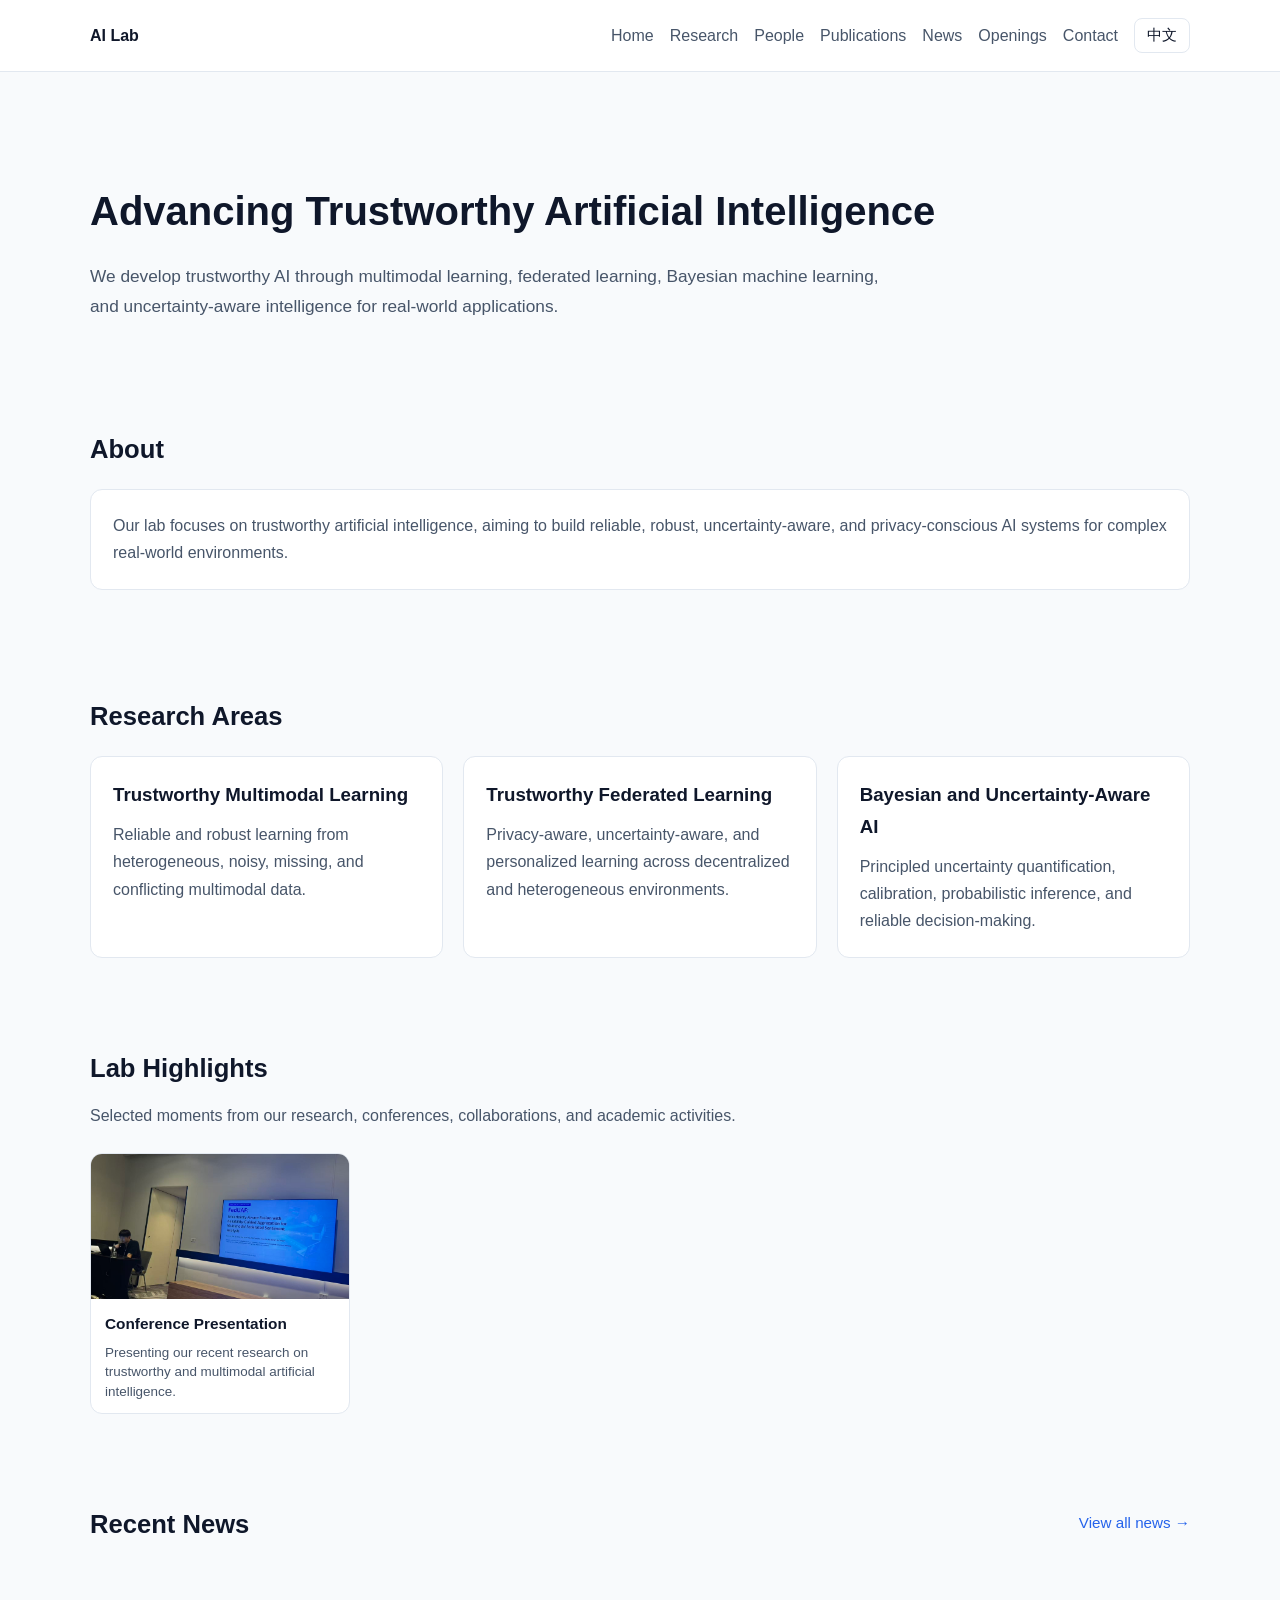
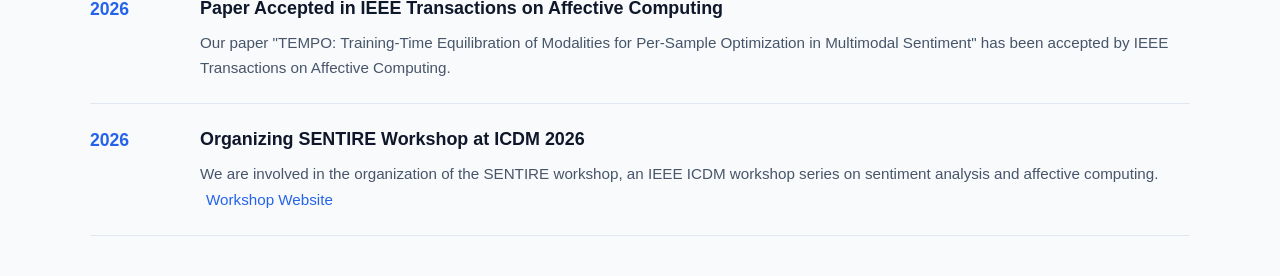
<file: index.html>
<!DOCTYPE html>
<html lang="en">

<head>
  <meta charset="UTF-8">
  <meta name="viewport" content="width=device-width, initial-scale=1.0">

  <title>AI Lab</title>

  <link rel="stylesheet" href="style.css">
</head>


<body>


<!-- =========================
     Navigation
     ========================= -->

<header>

  <div class="container nav">

    <strong
      data-en="AI Lab"
      data-zh="人工智能实验室">
      AI Lab
    </strong>


    <div class="nav-right">

      <a
        href="index.html"
        data-en="Home"
        data-zh="首页">
        Home
      </a>

      <a
        href="research.html"
        data-en="Research"
        data-zh="研究方向">
        Research
      </a>

      <a
        href="people.html"
        data-en="People"
        data-zh="团队成员">
        People
      </a>

      <a
        href="publications.html"
        data-en="Publications"
        data-zh="论文发表">
        Publications
      </a>

      <a
        href="news.html"
        data-en="News"
        data-zh="新闻动态">
        News
      </a>

      <a
        href="openings.html"
        data-en="Openings"
        data-zh="招生招聘">
        Openings
      </a>

      <a
        href="contact.html"
        data-en="Contact"
        data-zh="联系我们">
        Contact
      </a>


      <button
        id="lang-toggle"
        type="button">
        中文
      </button>

    </div>

  </div>

</header>



<!-- =========================
     Hero
     ========================= -->

<section class="hero">

  <div class="container">


    <h1
      data-en="Advancing Trustworthy Artificial Intelligence"
      data-zh="推进可信人工智能前沿研究">
      Advancing Trustworthy Artificial Intelligence
    </h1>


    <p
      data-en="We develop trustworthy AI through multimodal learning, federated learning, Bayesian machine learning, and uncertainty-aware intelligence for real-world applications."
      data-zh="我们通过多模态学习、联邦学习、贝叶斯机器学习与不确定性感知智能，推动面向真实世界应用的可信人工智能研究。">

      We develop trustworthy AI through multimodal learning,
      federated learning, Bayesian machine learning,
      and uncertainty-aware intelligence for real-world applications.

    </p>


  </div>

</section>



<!-- =========================
     About
     ========================= -->

<section class="section">

  <div class="container">


    <h2
      data-en="About"
      data-zh="关于我们">
      About
    </h2>


    <div class="card">

      <p
        data-en="Our lab focuses on trustworthy artificial intelligence, aiming to build reliable, robust, uncertainty-aware, and privacy-conscious AI systems for complex real-world environments."
        data-zh="本实验室聚焦可信人工智能，致力于构建面向复杂真实环境的可靠、鲁棒、不确定性感知且注重隐私保护的人工智能系统。">

        Our lab focuses on trustworthy artificial intelligence,
        aiming to build reliable, robust, uncertainty-aware,
        and privacy-conscious AI systems for complex real-world environments.

      </p>

    </div>


  </div>

</section>



<!-- =========================
     Research Areas
     ========================= -->

<section class="section">

  <div class="container">


    <h2
      data-en="Research Areas"
      data-zh="研究方向">
      Research Areas
    </h2>


    <div class="research-grid">


      <!-- Trustworthy Multimodal Learning -->

      <div class="card">

        <h3
          data-en="Trustworthy Multimodal Learning"
          data-zh="可信多模态学习">
          Trustworthy Multimodal Learning
        </h3>


        <p
          data-en="Reliable and robust learning from heterogeneous, noisy, missing, and conflicting multimodal data."
          data-zh="面向异构、噪声、缺失及冲突多模态数据的可靠与鲁棒学习。">

          Reliable and robust learning from heterogeneous,
          noisy, missing, and conflicting multimodal data.

        </p>

      </div>



      <!-- Trustworthy Federated Learning -->

      <div class="card">

        <h3
          data-en="Trustworthy Federated Learning"
          data-zh="可信联邦学习">
          Trustworthy Federated Learning
        </h3>


        <p
          data-en="Privacy-aware, uncertainty-aware, and personalized learning across decentralized and heterogeneous environments."
          data-zh="面向分布式与异构环境的隐私保护、不确定性感知及个性化学习。">

          Privacy-aware, uncertainty-aware, and personalized learning
          across decentralized and heterogeneous environments.

        </p>

      </div>



      <!-- Bayesian AI -->

      <div class="card">

        <h3
          data-en="Bayesian and Uncertainty-Aware AI"
          data-zh="贝叶斯与不确定性感知人工智能">
          Bayesian and Uncertainty-Aware AI
        </h3>


        <p
          data-en="Principled uncertainty quantification, calibration, probabilistic inference, and reliable decision-making."
          data-zh="研究具有理论基础的不确定性量化、模型校准、概率推断与可靠决策方法。">

          Principled uncertainty quantification, calibration,
          probabilistic inference, and reliable decision-making.

        </p>

      </div>


    </div>


  </div>

</section>



<!-- =========================
     Lab Highlights
     ========================= -->

<section class="section">

  <div class="container">


    <h2
      data-en="Lab Highlights"
      data-zh="实验室动态">
      Lab Highlights
    </h2>


    <p
      class="section-intro"
      data-en="Selected moments from our research, conferences, collaborations, and academic activities."
      data-zh="记录我们的科研工作、学术会议、合作交流及其他学术活动。">

      Selected moments from our research,
      conferences, collaborations, and academic activities.

    </p>



    <div class="photo-slider">

      <div class="slider-viewport">

        <div class="slider-track">


          <!-- Highlight 1 -->

          <div class="highlight-card">

            <img
              src="images/highlight1.jpg"
              alt="Conference presentation">


            <div class="highlight-caption">


              <h3
                data-en="Conference Presentation"
                data-zh="学术会议报告">
                Conference Presentation
              </h3>


              <p
                data-en="Presenting our recent research on trustworthy and multimodal artificial intelligence."
                data-zh="展示我们在可信人工智能与多模态学习方向的最新研究成果。">

                Presenting our recent research on trustworthy
                and multimodal artificial intelligence.

              </p>


            </div>

          </div>


        </div>

      </div>

    </div>


  </div>

</section>



<!-- =========================
     Recent News
     ========================= -->

<section class="section">

  <div class="container">


    <div class="section-title-row">


      <h2
        data-en="Recent News"
        data-zh="最新动态">
        Recent News
      </h2>


      <a
        class="view-more"
        href="news.html"
        data-en="View all news →"
        data-zh="查看全部动态 →">
        View all news →
      </a>


    </div>

    <div class="publication-item">

  <div class="pub-year">
    2026
  </div>


  <div class="pub-content">

    <h3>
      Paper Accepted in IEEE Transactions on Affective Computing
    </h3>


    <p class="pub-desc">

      Our paper 
      "TEMPO: Training-Time Equilibration of Modalities for Per-Sample Optimization in Multimodal Sentiment"
      has been accepted by IEEE Transactions on Affective Computing.

    </p>


  </div>

</div>



    <div class="publication-item">


      <div class="pub-year">
        2026
      </div>



      <div class="pub-content">


        <h3
          data-en="Organizing SENTIRE Workshop at ICDM 2026"
          data-zh="参与组织 ICDM 2026 SENTIRE Workshop">

          Organizing SENTIRE Workshop at ICDM 2026

        </h3>



        <p class="pub-desc">


          <span
            data-en="We are involved in the organization of the SENTIRE workshop, an IEEE ICDM workshop series on sentiment analysis and affective computing. "
            data-zh="我们参与组织 SENTIRE Workshop，这是 IEEE ICDM 旗下聚焦情感分析与情感计算的系列研讨会。">

            We are involved in the organization of the SENTIRE workshop,
            an IEEE ICDM workshop series on sentiment analysis
            and affective computing.

          </span>


          <a
            class="inline-link"
            href="https://sentic.net/sentire/#2026"
            target="_blank"
            rel="noopener noreferrer"
            data-en="Workshop Website"
            data-zh="研讨会官网">

            Workshop Website

          </a>


        </p>


      </div>


    </div>


  </div>

</section>



<!-- =========================
     Language Switch
     ========================= -->

<script>

  const toggleBtn = document.getElementById("lang-toggle");

  let currentLang =
    localStorage.getItem("lang") || "en";


  function setLanguage(lang) {

    document.documentElement.lang =
      lang === "zh" ? "zh-CN" : "en";


    document
      .querySelectorAll("[data-en][data-zh]")
      .forEach(el => {

        el.textContent =
          el.getAttribute("data-" + lang);

      });


    if (toggleBtn) {

      toggleBtn.textContent =
        lang === "en"
        ? "中文"
        : "English";

    }


    localStorage.setItem(
      "lang",
      lang
    );


    currentLang = lang;

  }



  if (toggleBtn) {

    toggleBtn.addEventListener(
      "click",
      () => {

        setLanguage(
          currentLang === "en"
          ? "zh"
          : "en"
        );

      }
    );

  }



  setLanguage(currentLang);

</script>


</body>

</html>
</file>
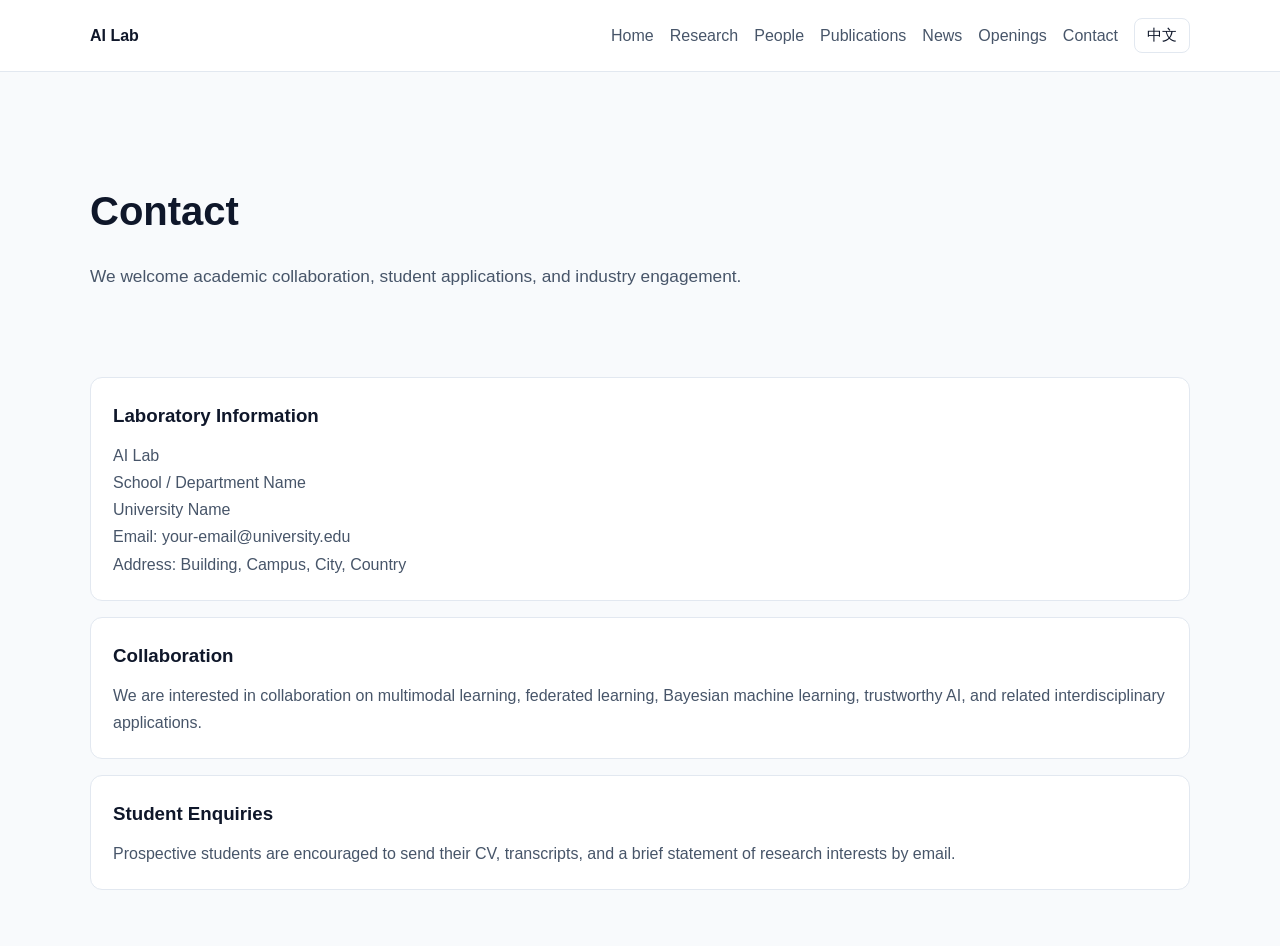
<file: contact.html>
<!DOCTYPE html>
<html lang="en">
<head>
  <meta charset="UTF-8">
  <meta name="viewport" content="width=device-width, initial-scale=1.0">
  <title>Contact | AI Lab</title>
  <link rel="stylesheet" href="style.css">
</head>

<body>

<header>
  <div class="container nav">
    <strong data-en="AI Lab" data-zh="人工智能实验室">AI Lab</strong>
    <div class="nav-right">
      <a href="index.html" data-en="Home" data-zh="首页">Home</a>
      <a href="research.html" data-en="Research" data-zh="研究方向">Research</a>
      <a href="people.html" data-en="People" data-zh="团队成员">People</a>
      <a href="publications.html" data-en="Publications" data-zh="论文发表">Publications</a>
      <a href="news.html" data-en="News" data-zh="新闻动态">News</a>
      <a href="openings.html" data-en="Openings" data-zh="招生招聘">Openings</a>
      <a href="contact.html" data-en="Contact" data-zh="联系我们">Contact</a>
      <button id="lang-toggle" type="button">中文</button>
    </div>
  </div>
</header>

<section class="hero">
  <div class="container">
    <h1 data-en="Contact" data-zh="联系我们">Contact</h1>
    <p
      data-en="We welcome academic collaboration, student applications, and industry engagement."
      data-zh="欢迎学术合作、学生申请以及产业合作交流。">
      We welcome academic collaboration, student applications, and industry engagement.
    </p>
  </div>
</section>

<section class="section">
  <div class="container">

    <div class="card">
      <h3 data-en="Laboratory Information" data-zh="实验室信息">Laboratory Information</h3>
      <p data-en="AI Lab" data-zh="人工智能实验室">AI Lab</p>
      <p data-en="School / Department Name" data-zh="学院 / 系名称">School / Department Name</p>
      <p data-en="University Name" data-zh="学校名称">University Name</p>
      <p>Email: your-email@university.edu</p>
      <p data-en="Address: Building, Campus, City, Country" data-zh="地址：楼宇，校区，城市，国家">
        Address: Building, Campus, City, Country
      </p>
    </div>

    <div class="card">
      <h3 data-en="Collaboration" data-zh="合作交流">Collaboration</h3>
      <p
        data-en="We are interested in collaboration on multimodal learning, federated learning, Bayesian machine learning, trustworthy AI, and related interdisciplinary applications."
        data-zh="我们欢迎围绕多模态学习、联邦学习、贝叶斯机器学习、可信人工智能及相关交叉应用开展合作。">
        We are interested in collaboration on multimodal learning, federated learning, Bayesian machine learning, trustworthy AI, and related interdisciplinary applications.
      </p>
    </div>

    <div class="card">
      <h3 data-en="Student Enquiries" data-zh="学生申请咨询">Student Enquiries</h3>
      <p
        data-en="Prospective students are encouraged to send their CV, transcripts, and a brief statement of research interests by email."
        data-zh="欢迎有意向的学生通过邮件发送个人简历、成绩单以及简短的研究兴趣说明。">
        Prospective students are encouraged to send their CV, transcripts, and a brief statement of research interests by email.
      </p>
    </div>

  </div>
</section>

<script>
  const toggleBtn = document.getElementById("lang-toggle");
  let currentLang = localStorage.getItem("lang") || "en";

  function setLanguage(lang) {
    document.documentElement.lang = lang === "zh" ? "zh-CN" : "en";

    document.querySelectorAll("[data-en][data-zh]").forEach(el => {
      el.textContent = el.getAttribute("data-" + lang);
    });

    toggleBtn.textContent = lang === "en" ? "中文" : "English";
    localStorage.setItem("lang", lang);
    currentLang = lang;
  }

  toggleBtn.addEventListener("click", () => {
    setLanguage(currentLang === "en" ? "zh" : "en");
  });

  setLanguage(currentLang);
</script>

</body>
</html>
</file>
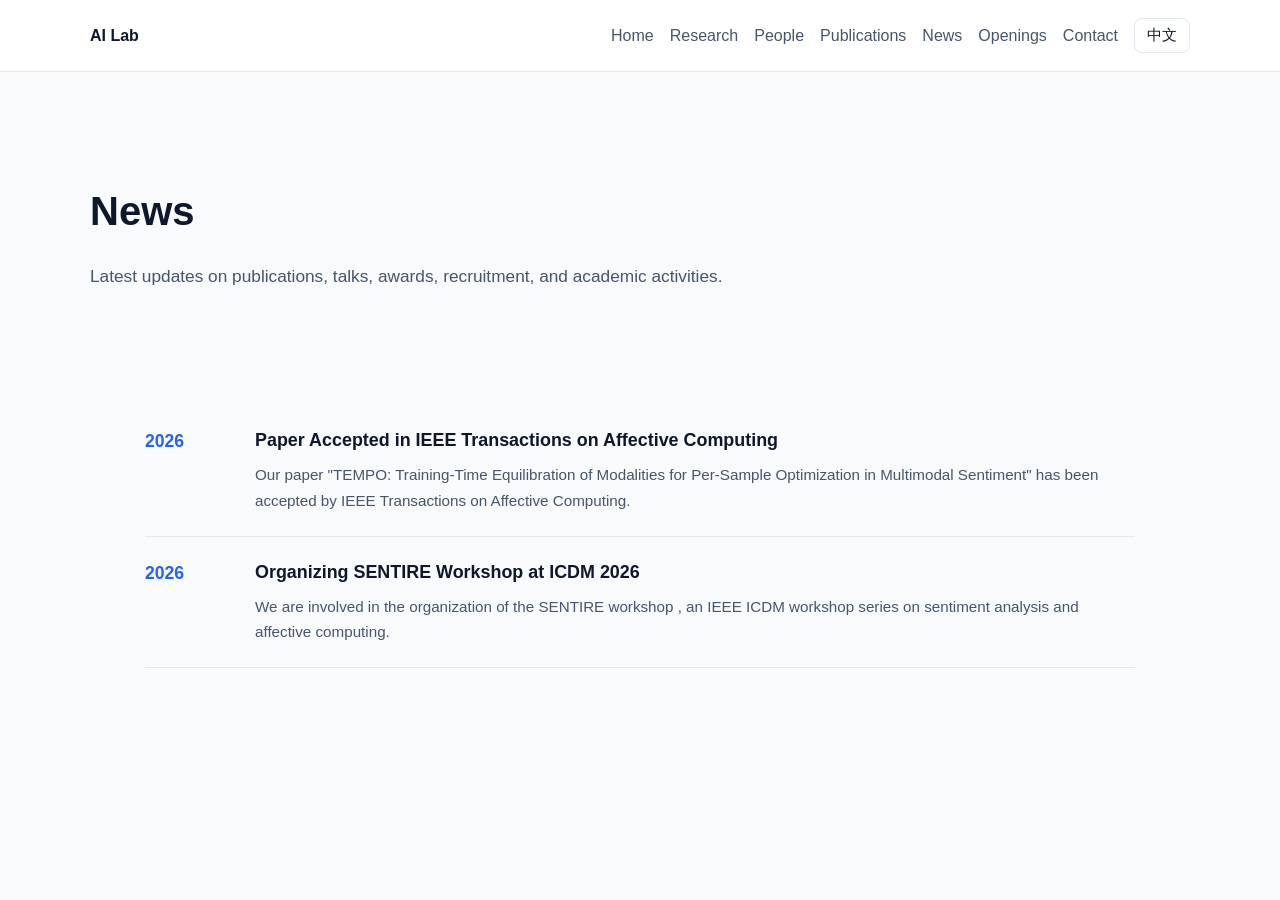
<file: news.html>
<!DOCTYPE html>
<html lang="en">
<head>
  <meta charset="UTF-8">
  <meta name="viewport" content="width=device-width, initial-scale=1.0">
  <title>News | AI Lab</title>
  <link rel="stylesheet" href="style.css">
</head>

<body>

<header>
  <div class="container nav">
    <strong data-en="AI Lab" data-zh="人工智能实验室">AI Lab</strong>
    <div class="nav-right">
      <a href="index.html" data-en="Home" data-zh="首页">Home</a>
      <a href="research.html" data-en="Research" data-zh="研究方向">Research</a>
      <a href="people.html" data-en="People" data-zh="团队成员">People</a>
      <a href="publications.html" data-en="Publications" data-zh="论文发表">Publications</a>
      <a href="news.html" data-en="News" data-zh="新闻动态">News</a>
      <a href="openings.html" data-en="Openings" data-zh="招生招聘">Openings</a>
      <a href="contact.html" data-en="Contact" data-zh="联系我们">Contact</a>
      <button id="lang-toggle" type="button">中文</button>
    </div>
  </div>
</header>

<section class="hero">
  <div class="container">
    <h1 data-en="News" data-zh="新闻动态">News</h1>
    <p
      data-en="Latest updates on publications, talks, awards, recruitment, and academic activities."
      data-zh="发布实验室在论文、报告、奖励、招生和学术活动等方面的最新动态。">
      Latest updates on publications, talks, awards, recruitment, and academic activities.
    </p>
  </div>
</section>

<section class="section">
  <div class="container">

<section class="section">
  <div class="container">


<div class="publication-item">

  <div class="pub-year">
    2026
  </div>


  <div class="pub-content">

    <h3>
      Paper Accepted in IEEE Transactions on Affective Computing
    </h3>


    <p class="pub-desc">

      Our paper 
      "TEMPO: Training-Time Equilibration of Modalities for Per-Sample Optimization in Multimodal Sentiment"
      has been accepted by IEEE Transactions on Affective Computing.

    </p>


  </div>

</div>

<div class="publication-item">
  <div class="pub-year">2026</div>
  <div class="pub-content">
    <h3>
      Organizing 
      <a href="https://sentic.net/sentire/#2026" target="_blank">
        SENTIRE Workshop
      </a>
      at ICDM 2026
    </h3>

    <p class="pub-desc">
      We are involved in the organization of the 
      <a href="https://sentic.net/sentire/#2026" target="_blank">
        SENTIRE workshop
      </a>, an IEEE ICDM workshop series on sentiment analysis and affective computing.
    </p>
  </div>
</div>


  </div>
</section>

<script>
  const toggleBtn = document.getElementById("lang-toggle");
  let currentLang = localStorage.getItem("lang") || "en";

  function setLanguage(lang) {
    document.documentElement.lang = lang === "zh" ? "zh-CN" : "en";

    document.querySelectorAll("[data-en][data-zh]").forEach(el => {
      el.textContent = el.getAttribute("data-" + lang);
    });

    toggleBtn.textContent = lang === "en" ? "中文" : "English";
    localStorage.setItem("lang", lang);
    currentLang = lang;
  }

  toggleBtn.addEventListener("click", () => {
    setLanguage(currentLang === "en" ? "zh" : "en");
  });

  setLanguage(currentLang);
</script>

</body>
</html>
</file>
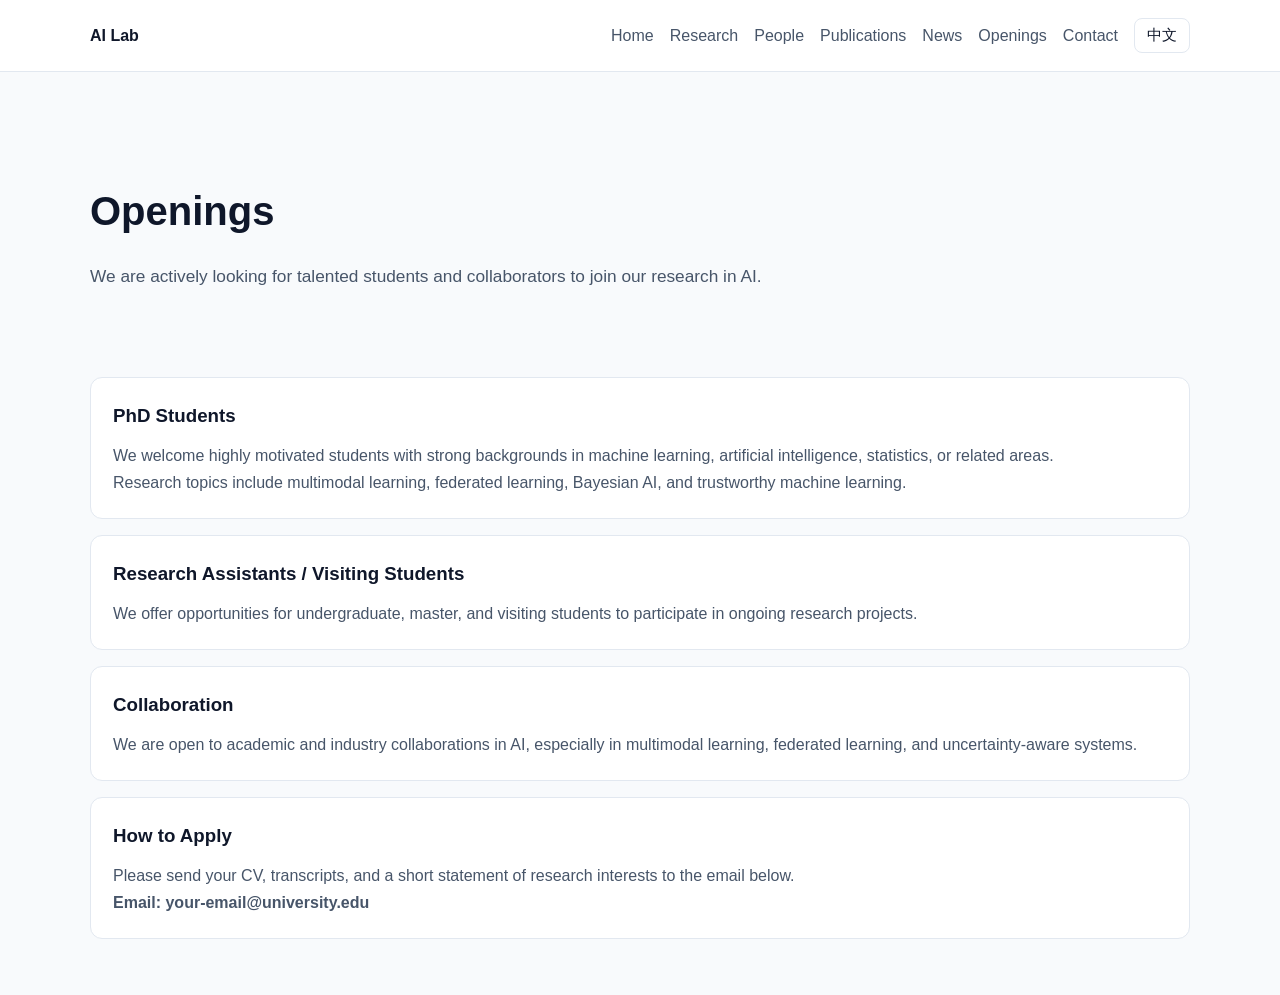
<file: openings.html>
<!DOCTYPE html>
<html lang="en">
<head>
  <meta charset="UTF-8">
  <meta name="viewport" content="width=device-width, initial-scale=1.0">
  <title>Openings | AI Lab</title>
  <link rel="stylesheet" href="style.css">
</head>

<body>

<header>
  <div class="container nav">
    <strong data-en="AI Lab" data-zh="人工智能实验室">AI Lab</strong>
    <div class="nav-right">
      <a href="index.html" data-en="Home" data-zh="首页">Home</a>
      <a href="research.html" data-en="Research" data-zh="研究方向">Research</a>
      <a href="people.html" data-en="People" data-zh="团队成员">People</a>
      <a href="publications.html" data-en="Publications" data-zh="论文发表">Publications</a>
      <a href="news.html" data-en="News" data-zh="新闻动态">News</a>
      <a href="openings.html" data-en="Openings" data-zh="招生招聘">Openings</a>
      <a href="contact.html" data-en="Contact" data-zh="联系我们">Contact</a>
      <button id="lang-toggle" type="button">中文</button>
    </div>
  </div>
</header>

<section class="hero">
  <div class="container">
    <h1 data-en="Openings" data-zh="招生与招聘">Openings</h1>

    <p
      data-en="We are actively looking for talented students and collaborators to join our research in AI."
      data-zh="我们正在积极招募优秀的学生和合作伙伴，共同开展人工智能相关研究。">
      We are actively looking for talented students and collaborators to join our research in AI.
    </p>
  </div>
</section>

<section class="section">
  <div class="container">

    <!-- PhD -->
    <div class="card">
      <h3 data-en="PhD Students" data-zh="博士生">PhD Students</h3>

      <p
        data-en="We welcome highly motivated students with strong backgrounds in machine learning, artificial intelligence, statistics, or related areas."
        data-zh="欢迎具有机器学习、人工智能、统计学或相关背景的优秀学生申请博士。">
        We welcome highly motivated students with strong backgrounds in machine learning, artificial intelligence, statistics, or related areas.
      </p>

      <p
        data-en="Research topics include multimodal learning, federated learning, Bayesian AI, and trustworthy machine learning."
        data-zh="研究方向包括多模态学习、联邦学习、贝叶斯人工智能以及可信机器学习。">
        Research topics include multimodal learning, federated learning, Bayesian AI, and trustworthy machine learning.
      </p>
    </div>

    <!-- RA / Visiting -->
    <div class="card">
      <h3 data-en="Research Assistants / Visiting Students" data-zh="科研助理 / 访问学生">
        Research Assistants / Visiting Students
      </h3>

      <p
        data-en="We offer opportunities for undergraduate, master, and visiting students to participate in ongoing research projects."
        data-zh="我们为本科生、硕士生及访问学生提供参与科研项目的机会。">
        We offer opportunities for undergraduate, master, and visiting students to participate in ongoing research projects.
      </p>
    </div>

    <!-- Collaboration -->
    <div class="card">
      <h3 data-en="Collaboration" data-zh="合作交流">Collaboration</h3>

      <p
        data-en="We are open to academic and industry collaborations in AI, especially in multimodal learning, federated learning, and uncertainty-aware systems."
        data-zh="欢迎在人工智能领域开展学术或产业合作，尤其是多模态学习、联邦学习和不确定性感知系统方向。">
        We are open to academic and industry collaborations in AI, especially in multimodal learning, federated learning, and uncertainty-aware systems.
      </p>
    </div>

    <!-- Apply -->
    <div class="card">
      <h3 data-en="How to Apply" data-zh="申请方式">How to Apply</h3>

      <p
        data-en="Please send your CV, transcripts, and a short statement of research interests to the email below."
        data-zh="请将个人简历、成绩单以及简短的研究兴趣说明发送至以下邮箱。">
        Please send your CV, transcripts, and a short statement of research interests to the email below.
      </p>

      <p><strong>Email: your-email@university.edu</strong></p>
    </div>

  </div>
</section>

<script>
  const toggleBtn = document.getElementById("lang-toggle");
  let currentLang = localStorage.getItem("lang") || "en";

  function setLanguage(lang) {
    document.documentElement.lang = lang === "zh" ? "zh-CN" : "en";

    document.querySelectorAll("[data-en][data-zh]").forEach(el => {
      el.textContent = el.getAttribute("data-" + lang);
    });

    toggleBtn.textContent = lang === "en" ? "中文" : "English";
    localStorage.setItem("lang", lang);
    currentLang = lang;
  }

  toggleBtn.addEventListener("click", () => {
    setLanguage(currentLang === "en" ? "zh" : "en");
  });

  setLanguage(currentLang);
</script>

</body>
</html>
</file>
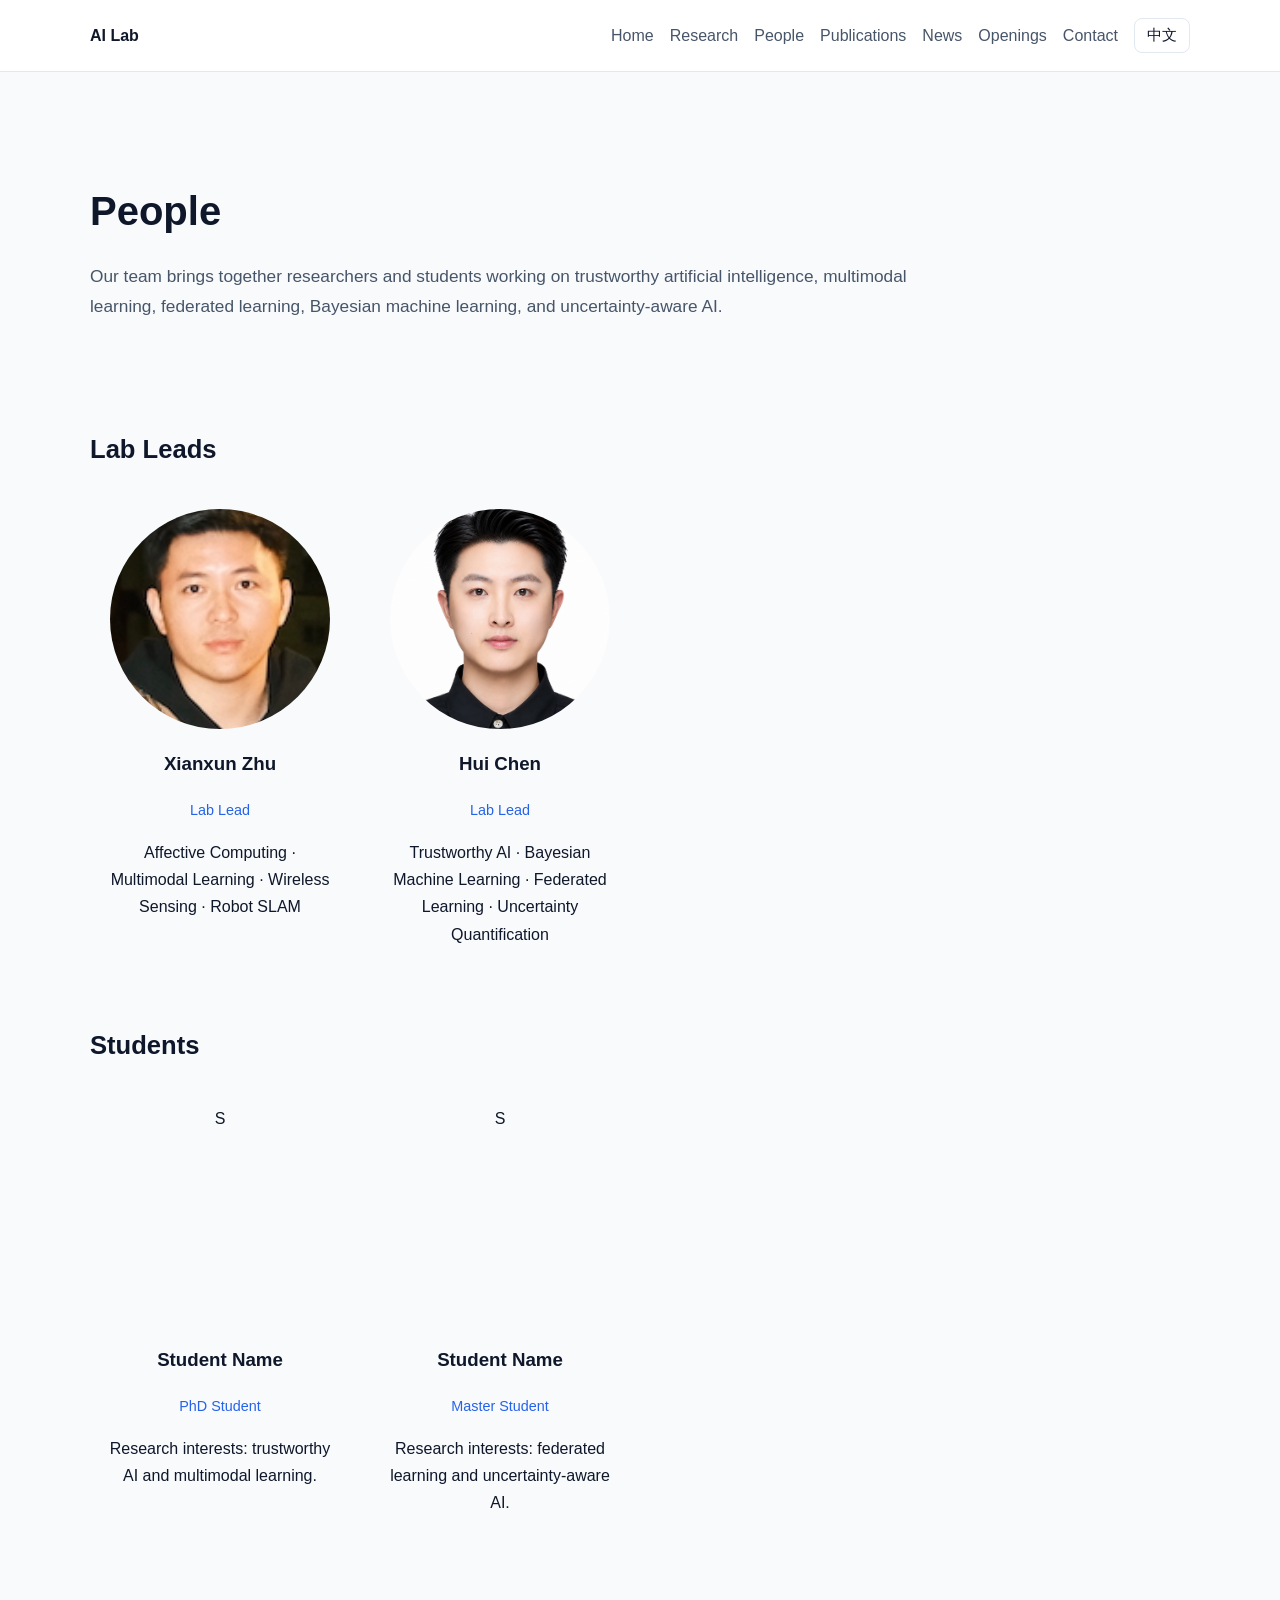
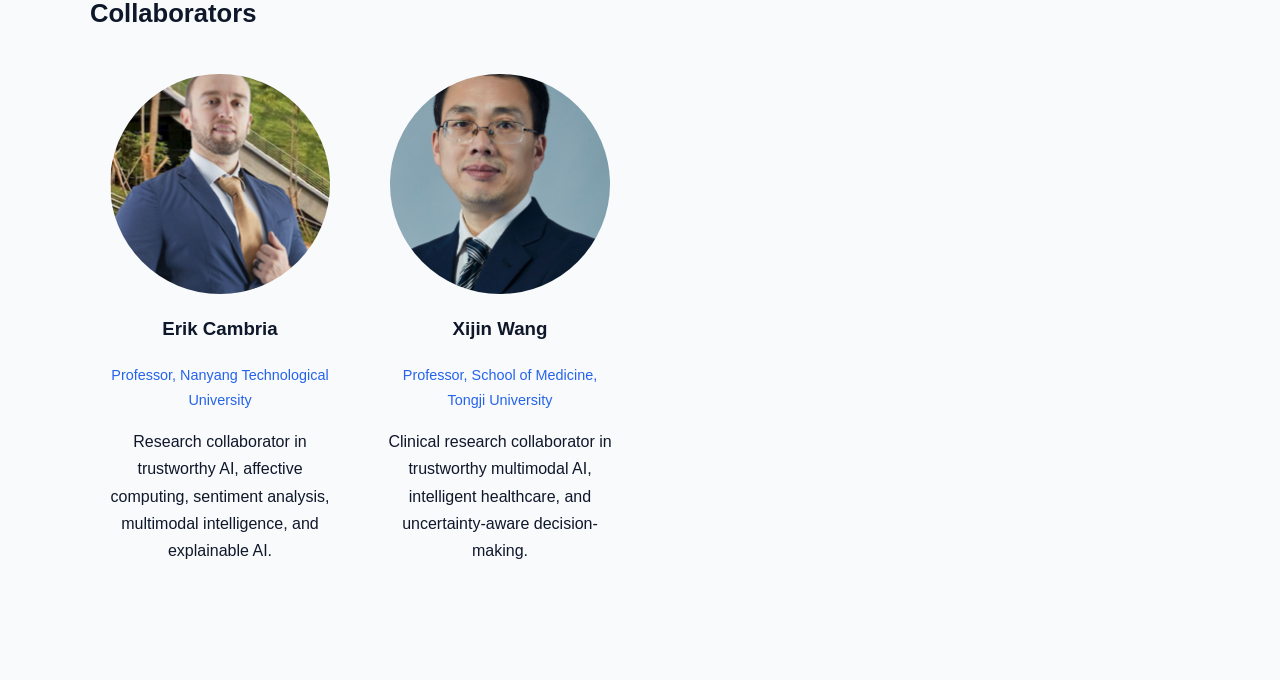
<file: people.html>
<!DOCTYPE html>
<html lang="en">
<head>
  <meta charset="UTF-8">
  <meta name="viewport" content="width=device-width, initial-scale=1.0">
  <title>People | AI Lab</title>
  <link rel="stylesheet" href="style.css">
</head>

<body>

<header>
  <div class="container nav">
    <strong data-en="AI Lab" data-zh="人工智能实验室">AI Lab</strong>

    <div class="nav-right">
      <a href="index.html" data-en="Home" data-zh="首页">Home</a>
      <a href="research.html" data-en="Research" data-zh="研究方向">Research</a>
      <a href="people.html" data-en="People" data-zh="团队成员">People</a>
      <a href="publications.html" data-en="Publications" data-zh="论文发表">Publications</a>
      <a href="news.html" data-en="News" data-zh="新闻动态">News</a>
      <a href="openings.html" data-en="Openings" data-zh="招生招聘">Openings</a>
      <a href="contact.html" data-en="Contact" data-zh="联系我们">Contact</a>
      <button id="lang-toggle" type="button">中文</button>
    </div>
  </div>
</header>


<!-- Hero -->
<section class="hero">
  <div class="container">
    <h1
      data-en="People"
      data-zh="团队成员">
      People
    </h1>

    <p
      data-en="Our team brings together researchers and students working on trustworthy artificial intelligence, multimodal learning, federated learning, Bayesian machine learning, and uncertainty-aware AI."
      data-zh="我们的团队由研究人员和学生组成，围绕可信人工智能、多模态学习、联邦学习、贝叶斯机器学习以及不确定性感知人工智能开展研究。">
      Our team brings together researchers and students working on trustworthy artificial intelligence, multimodal learning, federated learning, Bayesian machine learning, and uncertainty-aware AI.
    </p>
  </div>
</section>


<!-- People -->
<section class="section">
  <div class="container">

    <!-- Principal Investigator -->
    <h2 data-en="Lab Leads" data-zh="实验室负责人">Lab Leads</h2>

<div class="people-grid">

  <!-- Xianxun Zhu -->
  <div class="person-card">
    <img
      src="images/xianxunzhu.jpg"
      alt="Xianxun Zhu"
      class="avatar">

    <h3
      data-en="Xianxun Zhu"
      data-zh="朱贤训">
      Xianxun Zhu
    </h3>

    <p
      class="role"
      data-en="Lab Lead"
      data-zh="实验室负责人">
      Lab Lead
    </p>

    <p
      data-en="Affective Computing · Multimodal Learning · Wireless Sensing · Robot SLAM"
      data-zh="情感计算 · 多模态学习 · 无线感知 · 机器人SLAM">
      Affective Computing · Multimodal Learning · Wireless Sensing · Robot SLAM
    </p>
  </div>


  <!-- Hui Chen -->
  <div class="person-card">
    <img
      src="images/Hui.png"
      alt="Hui Chen"
      class="avatar">

    <h3
      data-en="Hui Chen"
      data-zh="陈辉">
      Hui Chen
    </h3>

    <p
      class="role"
      data-en="Lab Lead"
      data-zh="实验室负责人">
      Lab Lead
    </p>

    <p
      data-en="Trustworthy AI · Bayesian Machine Learning · Federated Learning · Uncertainty Quantification"
      data-zh="可信人工智能 · 贝叶斯机器学习 · 联邦学习 · 不确定性量化">
      Trustworthy AI · Bayesian Machine Learning · Federated Learning · Uncertainty Quantification
    </p>
  </div>

</div>


    <!-- Students -->
    <h2
      data-en="Students"
      data-zh="学生">
      Students
    </h2>

    <div class="people-grid">

      <div class="person-card">
        <div class="avatar">S</div>

        <h3>Student Name</h3>

        <p
          class="role"
          data-en="PhD Student"
          data-zh="博士生">
          PhD Student
        </p>

        <p
          data-en="Research interests: trustworthy AI and multimodal learning."
          data-zh="研究兴趣：可信人工智能与多模态学习。">
          Research interests: trustworthy AI and multimodal learning.
        </p>
      </div>


      <div class="person-card">
        <div class="avatar">S</div>

        <h3>Student Name</h3>

        <p
          class="role"
          data-en="Master Student"
          data-zh="硕士生">
          Master Student
        </p>

        <p
          data-en="Research interests: federated learning and uncertainty-aware AI."
          data-zh="研究兴趣：联邦学习与不确定性感知人工智能。">
          Research interests: federated learning and uncertainty-aware AI.
        </p>
      </div>

    </div>


    <!-- Collaborators -->
    <h2
      data-en="Collaborators"
      data-zh="合作团队">
      Collaborators
    </h2>

    <div class="people-grid">


        <div class="person-card">
        <img
          src="images/Erik.png"
          alt="Erik Cambria"
          class="avatar">
      
        <h3>
          Erik Cambria
        </h3>
      
        <p
          class="role"
          data-en="Professor, Nanyang Technological University"
          data-zh="南洋理工大学 教授">
          Professor, Nanyang Technological University
        </p>
      
        <p
          data-en="Research collaborator in trustworthy AI, affective computing, sentiment analysis, multimodal intelligence, and explainable AI."
          data-zh="围绕可信人工智能、情感计算、情感分析、多模态智能与可解释人工智能开展合作研究。">
          Research collaborator in trustworthy AI, affective computing, sentiment analysis, multimodal intelligence, and explainable AI.
        </p>
      </div>


        <div class="person-card">
          <img
            src="images/wangxijin.jpg"
            alt="Xijin Wang"
            class="avatar">
        
          <h3
            data-en="Xijin Wang"
            data-zh="汪锡金">
            Xijin Wang
          </h3>
        
          <p
            class="role"
            data-en="Professor, School of Medicine, Tongji University"
            data-zh="同济大学医学院 教授">
            Professor, Tongji University School of Medicine
          </p>
        
          <p
            data-en="Clinical research collaborator in trustworthy multimodal AI, intelligent healthcare, and uncertainty-aware decision-making."
            data-zh="围绕可信多模态人工智能、智能医疗以及不确定性感知决策开展临床科研合作。">
            Clinical research collaborator in trustworthy multimodal AI, intelligent healthcare, and uncertainty-aware decision-making.
          </p>
        </div>


    </div>

  </div>
</section>


<!-- Language Switch -->
<script>
  const toggleBtn = document.getElementById("lang-toggle");
  let currentLang = localStorage.getItem("lang") || "en";

  function setLanguage(lang) {
    document.documentElement.lang = lang === "zh" ? "zh-CN" : "en";

    document.querySelectorAll("[data-en][data-zh]").forEach(el => {
      el.textContent = el.getAttribute("data-" + lang);
    });

    toggleBtn.textContent = lang === "en" ? "中文" : "English";
    localStorage.setItem("lang", lang);
    currentLang = lang;
  }

  toggleBtn.addEventListener("click", () => {
    setLanguage(currentLang === "en" ? "zh" : "en");
  });

  setLanguage(currentLang);
</script>

</body>
</html>
</file>
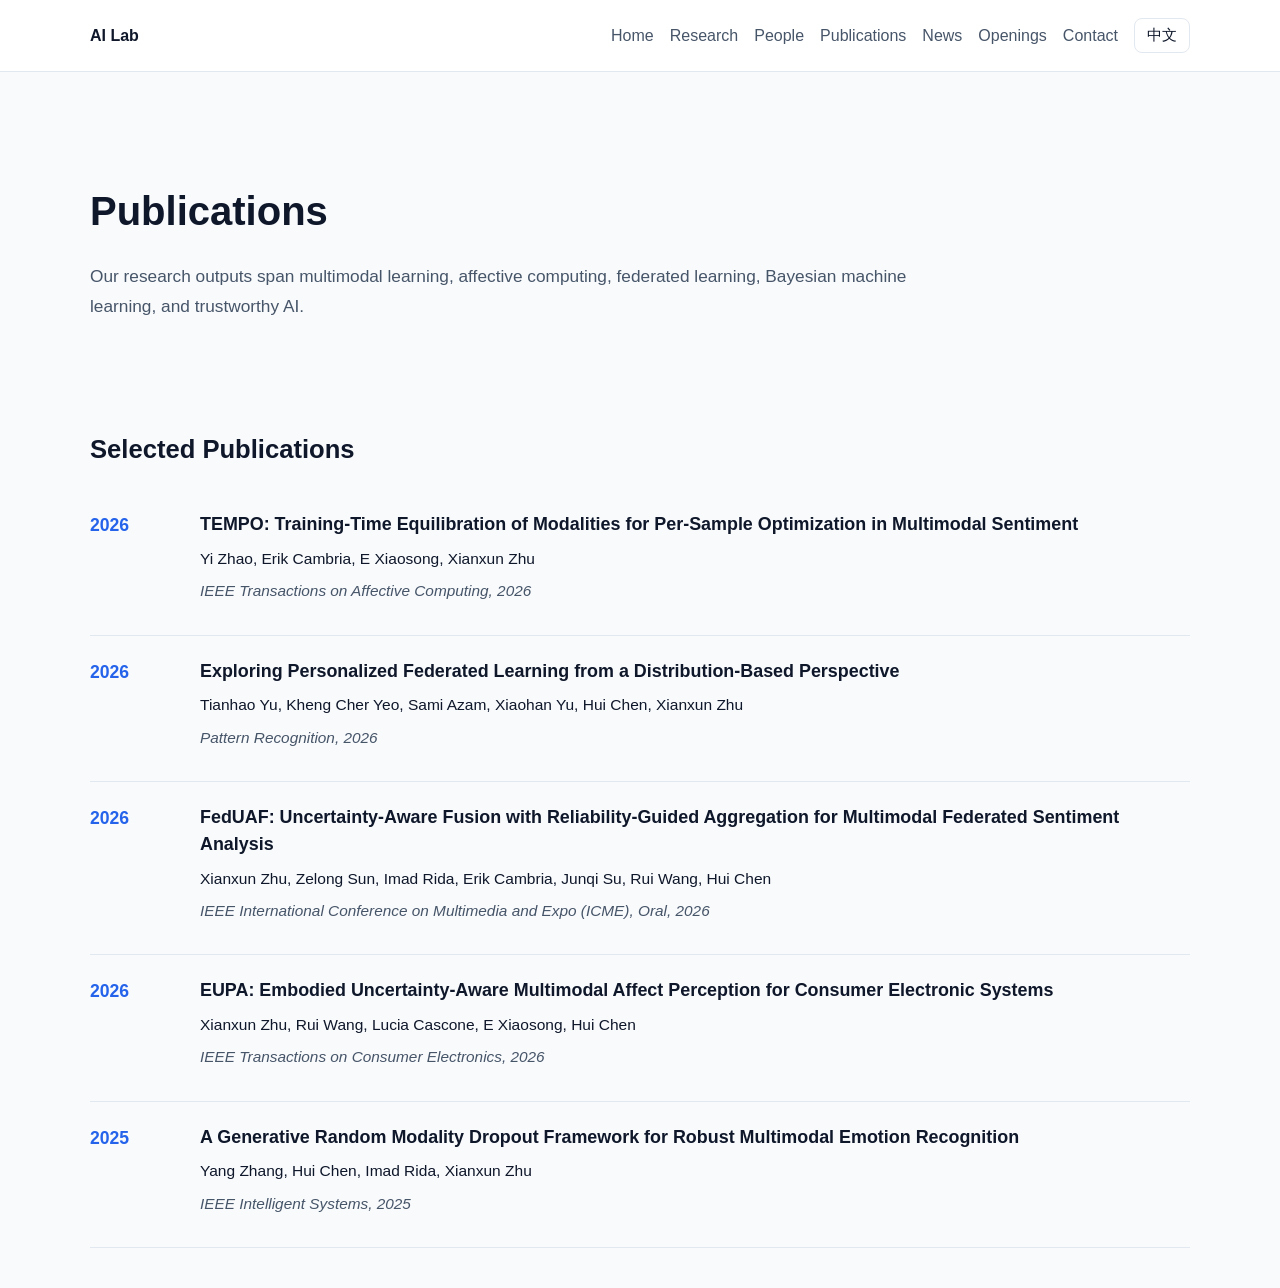
<file: publications.html>
<!DOCTYPE html>
<html lang="en">
<head>
  <meta charset="UTF-8">
  <meta name="viewport" content="width=device-width, initial-scale=1.0">
  <title>Publications | AI Lab</title>
  <link rel="stylesheet" href="style.css">
</head>

<body>

<header>
  <div class="container nav">
    <strong data-en="AI Lab" data-zh="人工智能实验室">AI Lab</strong>
    <div class="nav-right">
      <a href="index.html" data-en="Home" data-zh="首页">Home</a>
      <a href="research.html" data-en="Research" data-zh="研究方向">Research</a>
      <a href="people.html" data-en="People" data-zh="团队成员">People</a>
      <a href="publications.html" data-en="Publications" data-zh="论文发表">Publications</a>
      <a href="news.html" data-en="News" data-zh="新闻动态">News</a>
      <a href="openings.html" data-en="Openings" data-zh="招生招聘">Openings</a>
      <a href="contact.html" data-en="Contact" data-zh="联系我们">Contact</a>
      <button id="lang-toggle" type="button">中文</button>
    </div>
  </div>
</header>

<section class="hero">
  <div class="container">
    <h1 data-en="Publications" data-zh="论文发表">Publications</h1>

    <p
      data-en="Our research outputs span multimodal learning, affective computing, federated learning, Bayesian machine learning, and trustworthy AI."
      data-zh="我们的研究成果涵盖多模态学习、情感计算，联邦学习、贝叶斯机器学习以及可信人工智能。">
      Our research outputs span multimodal learning, federated learning, Bayesian machine learning, and trustworthy AI.
    </p>
  </div>
</section>

<section class="section">
  <div class="container">

    <h2 data-en="Selected Publications" data-zh="代表性论文">Selected Publications</h2>


    <div class="publication-item">
  <div class="pub-year">2026</div>

  <div class="pub-content">
    <h3>TEMPO: Training-Time Equilibration of Modalities for Per-Sample Optimization in Multimodal Sentiment</h3>

    <p class="pub-authors">
      Yi Zhao, Erik Cambria, E Xiaosong, Xianxun Zhu
    </p>

    <p class="pub-venue">
      IEEE Transactions on Affective Computing, 2026
    </p>
  </div>
</div>

     <div class="publication-item">
  <div class="pub-year">2026</div>

  <div class="pub-content">
    <h3>Exploring Personalized Federated Learning from a Distribution-Based Perspective</h3>

    <p class="pub-authors">
      Tianhao Yu, Kheng Cher Yeo, Sami Azam, Xiaohan Yu, Hui Chen, Xianxun Zhu
    </p>

    <p class="pub-venue">
      Pattern Recognition, 2026
    </p>
  </div>
</div>

    <div class="publication-item">
  <div class="pub-year">2026</div>

  <div class="pub-content">
    <h3>FedUAF: Uncertainty-Aware Fusion with Reliability-Guided Aggregation for Multimodal Federated Sentiment Analysis</h3>

    <p class="pub-authors">
      Xianxun Zhu, Zelong Sun, Imad Rida, Erik Cambria, Junqi Su, Rui Wang, Hui Chen
    </p>

    <p class="pub-venue">
      IEEE International Conference on Multimedia and Expo (ICME), Oral, 2026
    </p>
  </div>
</div>

    <div class="publication-item">
  <div class="pub-year">2026</div>

  <div class="pub-content">
    <h3>EUPA: Embodied Uncertainty-Aware Multimodal Affect Perception for Consumer Electronic Systems</h3>

    <p class="pub-authors">
      Xianxun Zhu, Rui Wang, Lucia Cascone, E Xiaosong, Hui Chen
    </p>

    <p class="pub-venue">
      IEEE Transactions on Consumer Electronics, 2026
    </p>
  </div>
</div>

    <div class="publication-item">
      <div class="pub-year">2025</div>
      <div class="pub-content">
        <h3>A Generative Random Modality Dropout Framework for Robust Multimodal Emotion Recognition</h3>
        <p class="pub-authors">Yang Zhang, Hui Chen, Imad Rida, Xianxun Zhu</p>
        <p class="pub-venue">IEEE Intelligent Systems, 2025</p>
      </div>
    </div>

  </div>
</section>

<script>
  const toggleBtn = document.getElementById("lang-toggle");
  let currentLang = localStorage.getItem("lang") || "en";

  function setLanguage(lang) {
    document.documentElement.lang = lang === "zh" ? "zh-CN" : "en";

    document.querySelectorAll("[data-en][data-zh]").forEach(el => {
      el.textContent = el.getAttribute("data-" + lang);
    });

    toggleBtn.textContent = lang === "en" ? "中文" : "English";
    localStorage.setItem("lang", lang);
    currentLang = lang;
  }

  toggleBtn.addEventListener("click", () => {
    setLanguage(currentLang === "en" ? "zh" : "en");
  });

  setLanguage(currentLang);
</script>

</body>
</html>
</file>
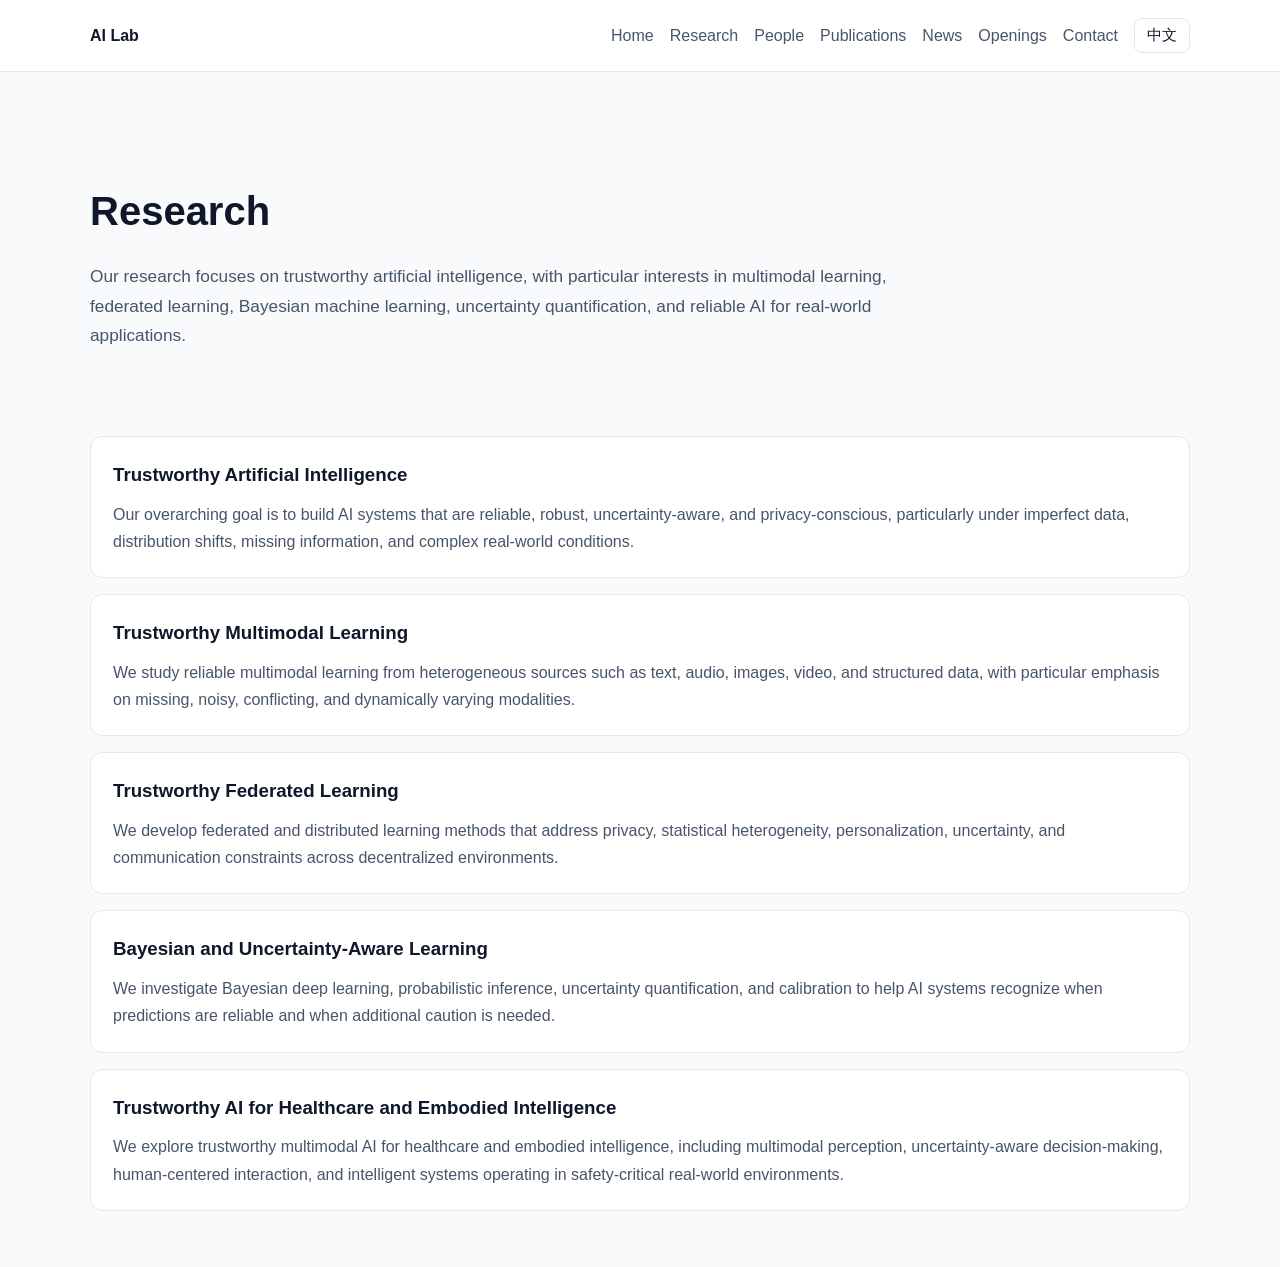
<file: research.html>
<!DOCTYPE html>
<html lang="en">
<head>
  <meta charset="UTF-8">
  <meta name="viewport" content="width=device-width, initial-scale=1.0">
  <title>Research | AI Lab</title>
  <link rel="stylesheet" href="style.css">
</head>

<body>

<header>
  <div class="container nav">
    <strong data-en="AI Lab" data-zh="人工智能实验室">AI Lab</strong>

    <div class="nav-right">
      <a href="index.html"
         data-en="Home"
         data-zh="首页">Home</a>

      <a href="research.html"
         data-en="Research"
         data-zh="研究方向">Research</a>

      <a href="people.html"
         data-en="People"
         data-zh="团队成员">People</a>

      <a href="publications.html"
         data-en="Publications"
         data-zh="论文发表">Publications</a>

      <a href="news.html"
         data-en="News"
         data-zh="新闻动态">News</a>

      <a href="openings.html"
         data-en="Openings"
         data-zh="招生招聘">Openings</a>

      <a href="contact.html"
         data-en="Contact"
         data-zh="联系我们">Contact</a>

      <button id="lang-toggle" type="button">中文</button>
    </div>
  </div>
</header>


<!-- Research Hero -->
<section class="hero">
  <div class="container">

    <h1
      data-en="Research"
      data-zh="研究方向">
      Research
    </h1>

    <p
      data-en="Our research focuses on trustworthy artificial intelligence, with particular interests in multimodal learning, federated learning, Bayesian machine learning, uncertainty quantification, and reliable AI for real-world applications."
      data-zh="我们的研究聚焦可信人工智能，重点关注多模态学习、联邦学习、贝叶斯机器学习、不确定性量化，以及面向真实世界应用的可靠人工智能。">
      Our research focuses on trustworthy artificial intelligence, with particular interests in multimodal learning, federated learning, Bayesian machine learning, uncertainty quantification, and reliable AI for real-world applications.
    </p>

  </div>
</section>


<!-- Research Areas -->
<section class="section">
  <div class="container">


    <!-- Trustworthy AI -->
    <div class="card">
      <h3
        data-en="Trustworthy Artificial Intelligence"
        data-zh="可信人工智能">
        Trustworthy Artificial Intelligence
      </h3>

      <p
        data-en="Our overarching goal is to build AI systems that are reliable, robust, uncertainty-aware, and privacy-conscious, particularly under imperfect data, distribution shifts, missing information, and complex real-world conditions."
        data-zh="我们的核心目标是构建可靠、鲁棒、不确定性感知且注重隐私保护的人工智能系统，尤其关注数据不完美、分布漂移、信息缺失以及复杂真实环境下的可信决策。">
        Our overarching goal is to build AI systems that are reliable, robust, uncertainty-aware, and privacy-conscious, particularly under imperfect data, distribution shifts, missing information, and complex real-world conditions.
      </p>
    </div>


    <!-- Trustworthy Multimodal Learning -->
    <div class="card">
      <h3
        data-en="Trustworthy Multimodal Learning"
        data-zh="可信多模态学习">
        Trustworthy Multimodal Learning
      </h3>

      <p
        data-en="We study reliable multimodal learning from heterogeneous sources such as text, audio, images, video, and structured data, with particular emphasis on missing, noisy, conflicting, and dynamically varying modalities."
        data-zh="我们研究面向文本、语音、图像、视频及结构化数据等异构信息的可信多模态学习，重点关注模态缺失、噪声、冲突以及动态变化条件下的可靠建模与融合。">
        We study reliable multimodal learning from heterogeneous sources such as text, audio, images, video, and structured data, with particular emphasis on missing, noisy, conflicting, and dynamically varying modalities.
      </p>
    </div>


    <!-- Trustworthy Federated Learning -->
    <div class="card">
      <h3
        data-en="Trustworthy Federated Learning"
        data-zh="可信联邦学习">
        Trustworthy Federated Learning
      </h3>

      <p
        data-en="We develop federated and distributed learning methods that address privacy, statistical heterogeneity, personalization, uncertainty, and communication constraints across decentralized environments."
        data-zh="我们研究面向分布式环境的联邦学习方法，重点解决隐私保护、统计异质性、个性化、不确定性以及通信受限等问题。">
        We develop federated and distributed learning methods that address privacy, statistical heterogeneity, personalization, uncertainty, and communication constraints across decentralized environments.
      </p>
    </div>


    <!-- Bayesian and Uncertainty-Aware Learning -->
    <div class="card">
      <h3
        data-en="Bayesian and Uncertainty-Aware Learning"
        data-zh="贝叶斯与不确定性感知学习">
        Bayesian and Uncertainty-Aware Learning
      </h3>

      <p
        data-en="We investigate Bayesian deep learning, probabilistic inference, uncertainty quantification, and calibration to help AI systems recognize when predictions are reliable and when additional caution is needed."
        data-zh="我们研究贝叶斯深度学习、概率推断、不确定性量化与模型校准，使人工智能系统能够识别预测何时可信，以及何时需要更加谨慎地进行决策。">
        We investigate Bayesian deep learning, probabilistic inference, uncertainty quantification, and calibration to help AI systems recognize when predictions are reliable and when additional caution is needed.
      </p>
    </div>


    <!-- Healthcare and Embodied Intelligence -->
    <div class="card">
      <h3
        data-en="Trustworthy AI for Healthcare and Embodied Intelligence"
        data-zh="面向医疗与具身智能的可信人工智能">
        Trustworthy AI for Healthcare and Embodied Intelligence
      </h3>

      <p
        data-en="We explore trustworthy multimodal AI for healthcare and embodied intelligence, including multimodal perception, uncertainty-aware decision-making, human-centered interaction, and intelligent systems operating in safety-critical real-world environments."
        data-zh="我们探索面向医疗健康与具身智能的可信多模态人工智能，包括多模态感知、不确定性感知决策、以人为中心的交互，以及面向安全关键真实环境的智能系统。">
        We explore trustworthy multimodal AI for healthcare and embodied intelligence, including multimodal perception, uncertainty-aware decision-making, human-centered interaction, and intelligent systems operating in safety-critical real-world environments.
      </p>
    </div>


  </div>
</section>


<!-- Language Switch -->
<script>
  const toggleBtn = document.getElementById("lang-toggle");
  let currentLang = localStorage.getItem("lang") || "en";

  function setLanguage(lang) {
    document.documentElement.lang = lang === "zh" ? "zh-CN" : "en";

    document.querySelectorAll("[data-en][data-zh]").forEach(el => {
      el.textContent = el.getAttribute("data-" + lang);
    });

    toggleBtn.textContent = lang === "en" ? "中文" : "English";

    localStorage.setItem("lang", lang);
    currentLang = lang;
  }

  toggleBtn.addEventListener("click", () => {
    setLanguage(currentLang === "en" ? "zh" : "en");
  });

  setLanguage(currentLang);
</script>

</body>
</html>
</file>
<file: style.css>
:root {
  --bg: #f8fafc;
  --panel: #ffffff;
  --text: #0f172a;
  --muted: #475569;
  --line: #e2e8f0;
  --accent: #2563eb;
  --maxw: 1100px;
}

* {
  box-sizing: border-box;
}

body {
  margin: 0;
  font-family: "Inter", "PingFang SC", "Microsoft YaHei", Arial, sans-serif;
  background: var(--bg);
  color: var(--text);
  line-height: 1.7;
}

a {
  text-decoration: none;
  color: inherit;
}

.container {
  width: min(var(--maxw), 90%);
  margin: auto;
}

header {
  background: #ffffff;
  border-bottom: 1px solid var(--line);
}

.nav {
  display: flex;
  justify-content: space-between;
  align-items: center;
  gap: 20px;
  padding: 18px 0;
}

.nav-right {
  display: flex;
  align-items: center;
  flex-wrap: wrap;
  gap: 16px;
}

.nav a {
  color: var(--muted);
}

.nav a:hover {
  color: var(--accent);
}

#lang-toggle {
  padding: 6px 12px;
  border: 1px solid var(--line);
  background: white;
  color: var(--text);
  border-radius: 8px;
  cursor: pointer;
  font-size: 0.95rem;
}

#lang-toggle:hover {
  border-color: var(--accent);
  color: var(--accent);
}

.hero {
  padding: 72px 0 40px;
}

.hero h1 {
  font-size: 2.5rem;
  margin-bottom: 16px;
}

.hero p {
  max-width: 820px;
  color: var(--muted);
  font-size: 1.08rem;
}

.section {
  padding: 28px 0 40px;
}

.section h2 {
  font-size: 1.6rem;
  margin-bottom: 18px;
}

.card {
  background: white;
  border: 1px solid var(--line);
  padding: 22px;
  border-radius: 12px;
  margin-bottom: 16px;
}

.card h3 {
  margin-top: 0;
  margin-bottom: 10px;
}

.card p {
  margin: 0;
  color: var(--muted);
}

@media (max-width: 768px) {
  .nav {
    flex-direction: column;
    align-items: flex-start;
  }

  .hero h1 {
    font-size: 2rem;
  }
}


.people-grid {
  display: grid;
  grid-template-columns: repeat(auto-fill, minmax(220px, 1fr));
  gap: 20px;
  margin-bottom: 40px;
}

.person-card {
    padding: 20px 15px; 
    text-align: center;
}

.avatar {
    width: 220px;      /* 直接放大 */
    height: 220px;
    border-radius: 50%;
    object-fit: cover;
    display: block;
    margin: 0 auto 10px;
}

.role {
  color: var(--accent);
  font-size: 0.9rem;
  margin-bottom: 8px;
}


.publication-item {
  display: grid;
  grid-template-columns: 90px 1fr;
  gap: 20px;
  padding: 22px 0;
  border-bottom: 1px solid var(--line);
}

.pub-year {
  font-size: 1.1rem;
  font-weight: 700;
  color: var(--accent);
}

.pub-content h3 {
  margin: 0 0 8px 0;
  font-size: 1.12rem;
  line-height: 1.5;
}

.pub-authors {
  margin: 0 0 6px 0;
  color: var(--text);
  font-size: 0.97rem;
}

.pub-venue {
  margin: 0 0 8px 0;
  color: var(--muted);
  font-style: italic;
  font-size: 0.96rem;
}

.pub-desc {
  margin: 0;
  color: var(--muted);
  font-size: 0.95rem;
}

@media (max-width: 768px) {
  .publication-item {
    grid-template-columns: 1fr;
    gap: 10px;
  }

  .pub-year {
    margin-bottom: 4px;
  }
}

/* =========================
   Home Research Grid
   ========================= */

.research-grid {
  display: grid;
  grid-template-columns: repeat(3, 1fr);
  gap: 20px;
}

.research-grid .card {
  margin-bottom: 0;
}


/* =========================
   Home Research Grid
   ========================= */

.research-grid {
  display: grid;
  grid-template-columns: repeat(3, 1fr);
  gap: 20px;
}

.research-grid .card {
  margin-bottom: 0;
}


/* =========================
   Section Introduction
   ========================= */

.section-intro {
  max-width: 760px;
  margin-top: -6px;
  margin-bottom: 24px;
  color: var(--muted);
}


/* =========================
   Lab Highlights
   ========================= */

.photo-slider {
  position: relative;
  display: flex;
  align-items: center;
  max-width: 100%;
}

.slider-viewport {
  width: 100%;
  overflow: hidden;
}

.slider-track {
  display: flex;
  gap: 18px;
}


/* 整个照片卡片大小 */

.highlight-card {
  flex: 0 0 260px;
  width: 260px;

  background: white;

  border: 1px solid var(--line);

  border-radius: 12px;

  overflow: hidden;
}


/* 图片大小 */

.highlight-card img {

  display: block;

  width: 260px;

  height: 145px;

  object-fit: cover;

}


/* 图片下方文字 */

.highlight-caption {
  padding: 12px 14px;
}


.highlight-caption h3 {

  margin: 0 0 5px;

  font-size: 0.96rem;

}


.highlight-caption p {

  margin: 0;

  color: var(--muted);

  font-size: 0.84rem;

  line-height: 1.45;

}


/* =========================
   Recent News
   ========================= */

.section-title-row {

  display: flex;

  justify-content: space-between;

  align-items: center;

  gap: 20px;

  margin-bottom: 8px;

}


.view-more {

  color: var(--accent);

  font-size: 0.95rem;

}


.view-more:hover {

  text-decoration: underline;

}


.inline-link {

  color: var(--accent);

  font-weight: 500;

  margin-left: 6px;

}


.inline-link:hover {

  text-decoration: underline;

}


/* =========================
   Tablet
   ========================= */

@media (max-width: 1000px) {

  .research-grid {
    grid-template-columns: 1fr 1fr;
  }

}


/* =========================
   Mobile
   ========================= */

@media (max-width: 700px) {

  .research-grid {
    grid-template-columns: 1fr;
  }


  .highlight-card {

    flex: 0 0 220px;

    width: 220px;

  }


  .highlight-card img {

    width: 220px;

    height: 125px;

  }


  .section-title-row {

    align-items: flex-start;

    flex-direction: column;

    gap: 4px;

  }

}
</file>
